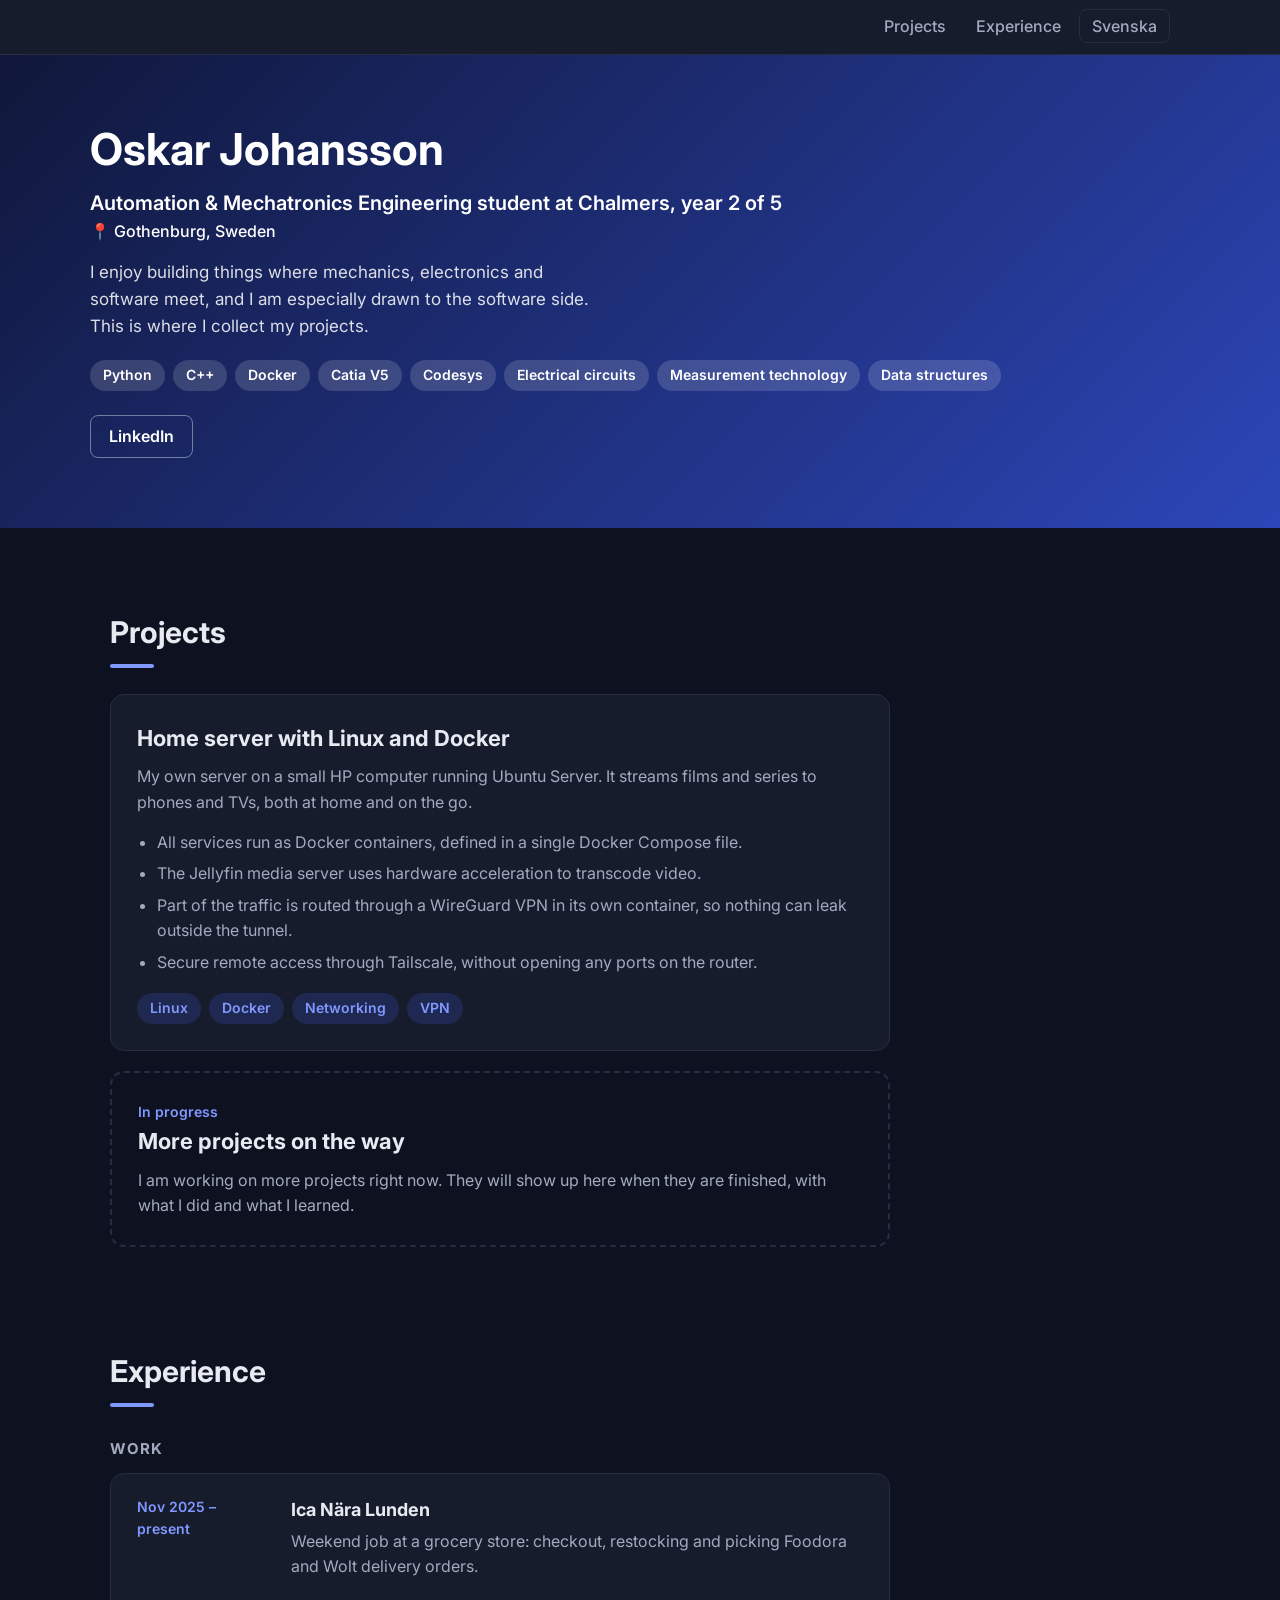
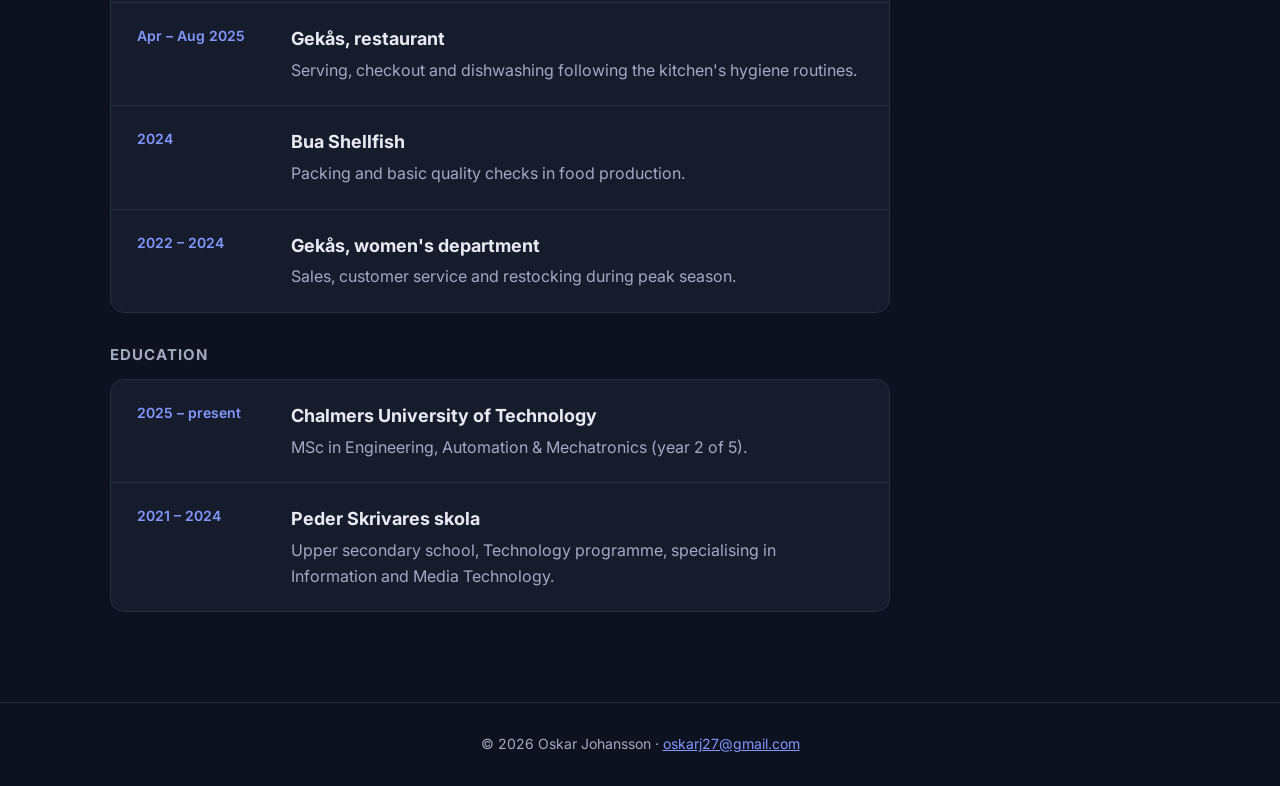
<file: index.html>
<!DOCTYPE html>
<html lang="en">
<head>
    <meta charset="UTF-8">
    <meta name="viewport" content="width=device-width, initial-scale=1.0">
    <title>Oskar Johansson</title>
    <link href="https://fonts.googleapis.com/css2?family=Inter:wght@400;500;600;800&display=swap" rel="stylesheet">
    <link rel="stylesheet" href="style.css">
</head>
<body>

    <!-- ===================== MENY ===================== -->
    <header class="meny">
        <nav>
            <ul>
                <li><a href="#projekt">Projects</a></li>
                <li><a href="#erfarenhet">Experience</a></li>
                <li><a href="index-sv.html" class="sprak">Svenska</a></li>
            </ul>
        </nav>
    </header>

    <!-- ===================== TOPPEN ===================== -->
    <section class="hero">
        <div class="hero-inner">
            <h1>Oskar Johansson</h1>

            <p class="roll">Automation &amp; Mechatronics Engineering student at Chalmers, year 2 of 5</p>
            <p class="plats">📍 Gothenburg, Sweden</p>
            <p class="beskrivning">
                I enjoy building things where mechanics, electronics and software meet,
                and I am especially drawn to the software side. This is where I collect my projects.
            </p>

            <ul class="taggar">
                <li>Python</li>
                <li>C++</li>
                <li>Docker</li>
                <li>Catia V5</li>
                <li>Codesys</li>
                <li>Electrical circuits</li>
                <li>Measurement technology</li>
                <li>Data structures</li>
            </ul>

            <!-- Kontaktknappar -->
            <div class="lankar">
                <a href="https://www.linkedin.com/in/oskar-johansson-ab323a388">LinkedIn</a>
            </div>
        </div>
    </section>

    <main>

        <!-- ===================== PROJEKT ===================== -->
        <section id="projekt">
            <h2>Projects</h2>

            <!-- Ett kort per projekt. Kopiera hela <article> för att lägga till ett nytt. -->
            <article class="projekt-kort">
                <h3>Home server with Linux and Docker</h3>
                <p>
                    My own server on a small HP computer running Ubuntu Server. It streams
                    films and series to phones and TVs, both at home and on the go.
                </p>
                <ul class="punkter">
                    <li>All services run as Docker containers, defined in a single Docker Compose file.</li>
                    <li>The Jellyfin media server uses hardware acceleration to transcode video.</li>
                    <li>Part of the traffic is routed through a WireGuard VPN in its own container, so nothing can leak outside the tunnel.</li>
                    <li>Secure remote access through Tailscale, without opening any ports on the router.</li>
                </ul>
                <ul class="taggar">
                    <li>Linux</li>
                    <li>Docker</li>
                    <li>Networking</li>
                    <li>VPN</li>
                </ul>
            </article>

            <!-- Kort för projekt som inte är klara än -->
            <article class="projekt-kort kommande">
                <span class="datum">In progress</span>
                <h3>More projects on the way</h3>
                <p>
                    I am working on more projects right now. They will show up here when they
                    are finished, with what I did and what I learned.
                </p>
            </article>
        </section>

        <!-- ===================== ERFARENHET ===================== -->
        <section id="erfarenhet">
            <h2>Experience</h2>

            <h3 class="underrubrik">Work</h3>
            <ul class="lista">
                <li>
                    <span class="datum">Nov 2025 – present</span>
                    <div>
                        <h3>Ica Nära Lunden</h3>
                        <p>Weekend job at a grocery store: checkout, restocking and picking Foodora and Wolt delivery orders.</p>
                    </div>
                </li>
                <li>
                    <span class="datum">Apr – Aug 2025</span>
                    <div>
                        <h3>Gekås, restaurant</h3>
                        <p>Serving, checkout and dishwashing following the kitchen's hygiene routines.</p>
                    </div>
                </li>
                <li>
                    <span class="datum">2024</span>
                    <div>
                        <h3>Bua Shellfish</h3>
                        <p>Packing and basic quality checks in food production.</p>
                    </div>
                </li>
                <li>
                    <span class="datum">2022 – 2024</span>
                    <div>
                        <h3>Gekås, women's department</h3>
                        <p>Sales, customer service and restocking during peak season.</p>
                    </div>
                </li>
            </ul>

            <h3 class="underrubrik">Education</h3>
            <ul class="lista">
                <li>
                    <span class="datum">2025 – present</span>
                    <div>
                        <h3>Chalmers University of Technology</h3>
                        <p>MSc in Engineering, Automation &amp; Mechatronics (year 2 of 5).</p>
                    </div>
                </li>
                <li>
                    <span class="datum">2021 – 2024</span>
                    <div>
                        <h3>Peder Skrivares skola</h3>
                        <p>Upper secondary school, Technology programme, specialising in Information and Media Technology.</p>
                    </div>
                </li>
            </ul>
        </section>

    </main>

    <!-- ===================== SIDFOT ===================== -->
    <footer>
        <p>© 2026 Oskar Johansson · <a href="mailto:oskarj27@gmail.com">oskarj27@gmail.com</a></p>
    </footer>

</body>
</html>
</file>
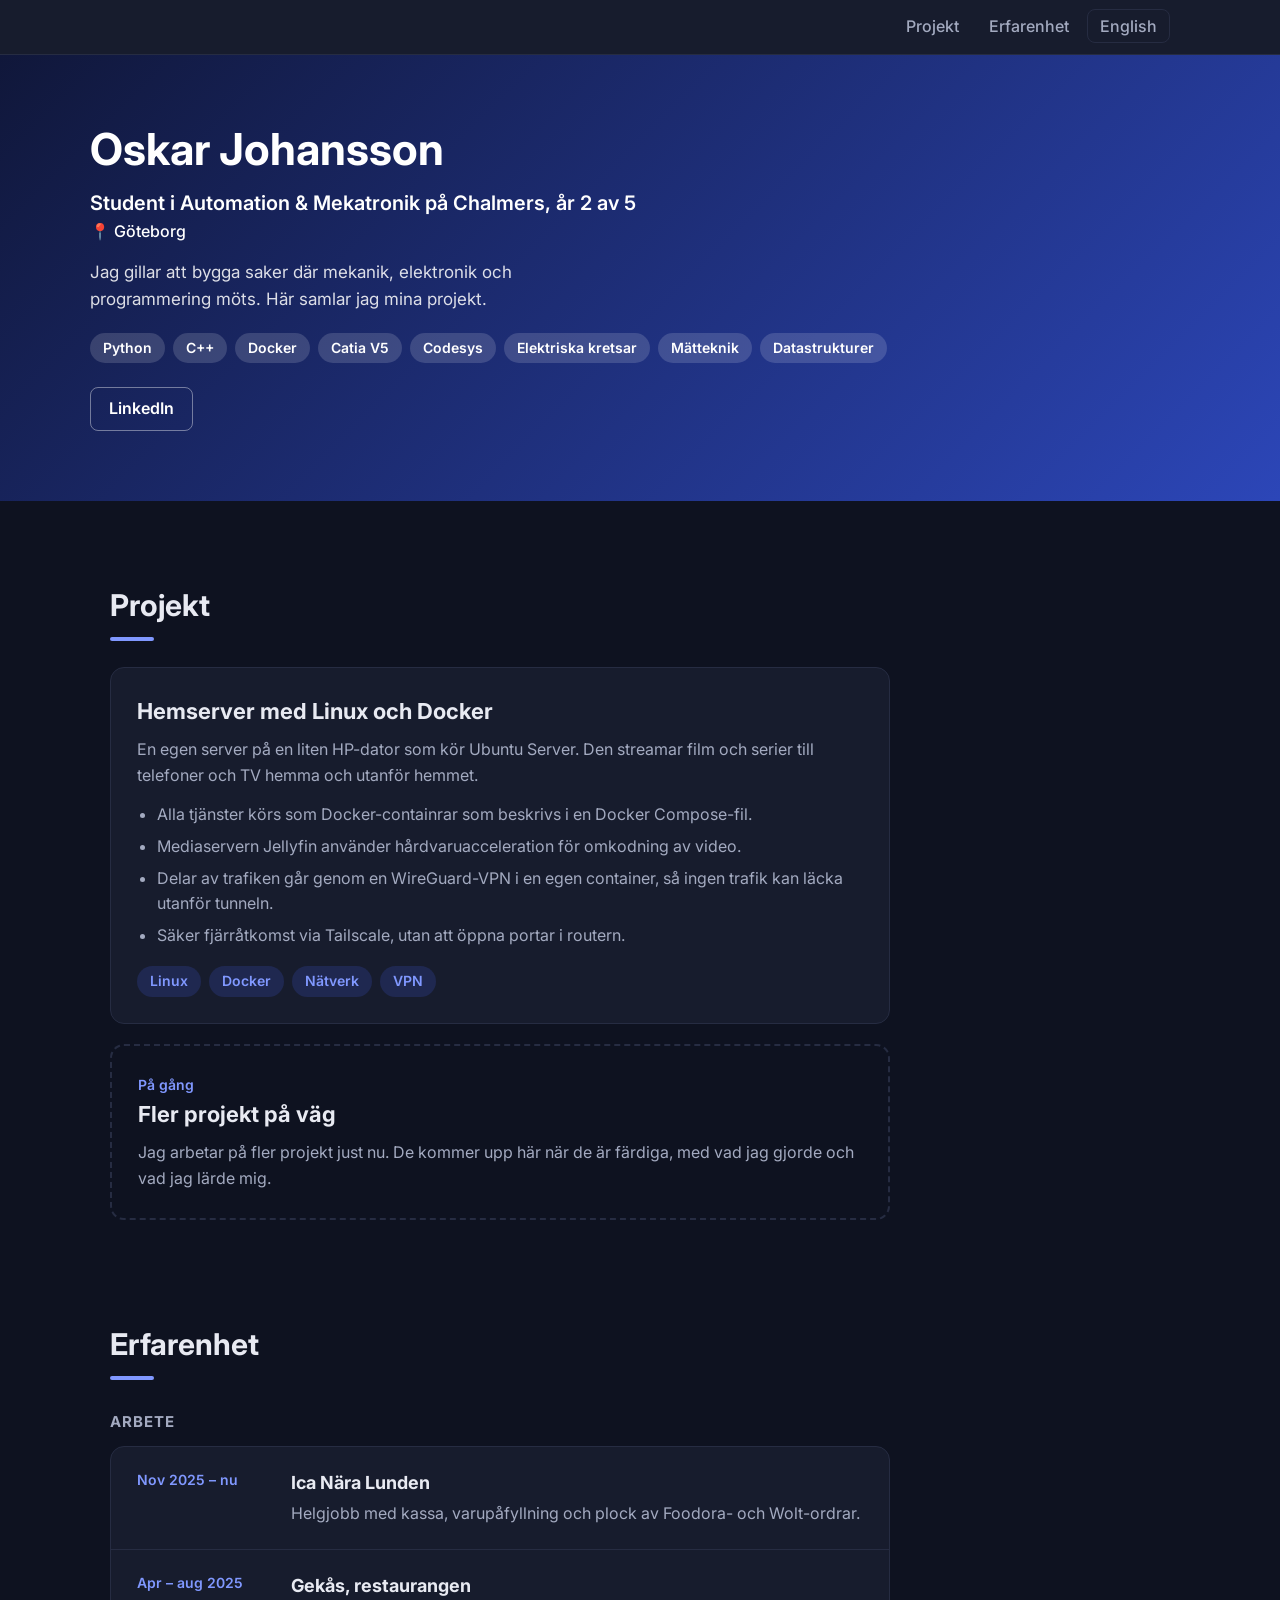
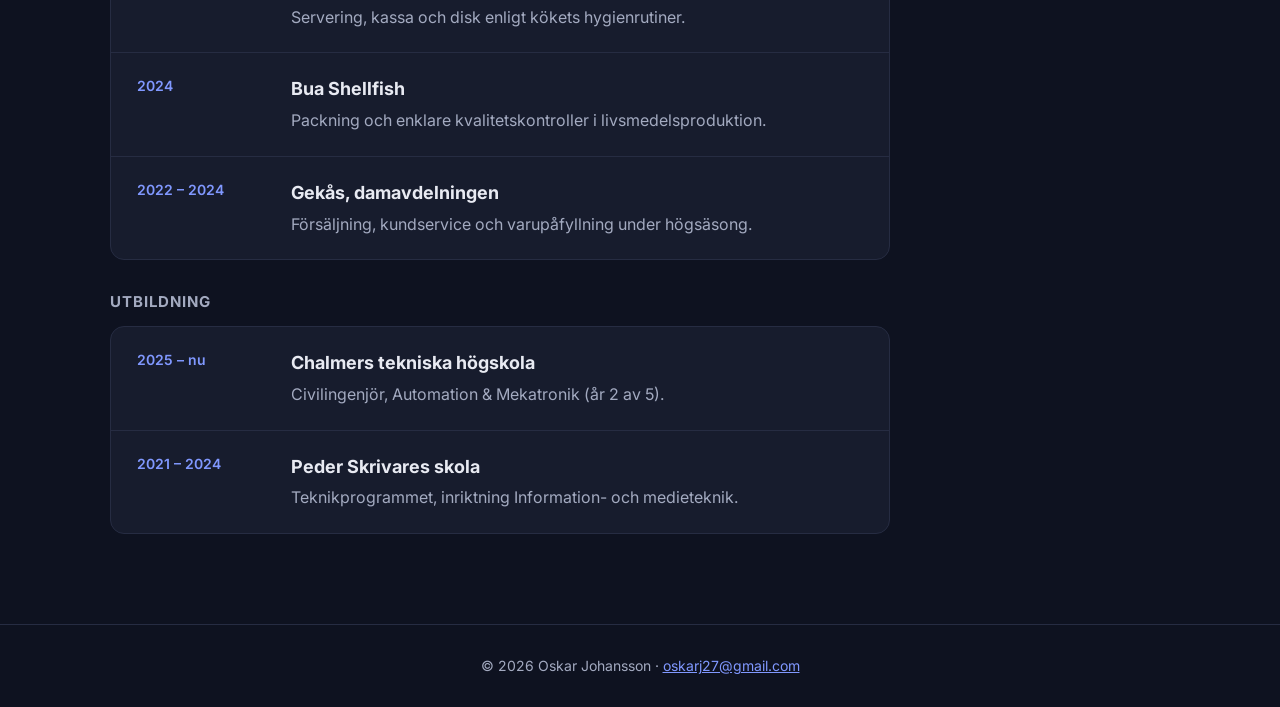
<file: index-sv.html>
<!DOCTYPE html>
<html lang="sv">
<head>
    <meta charset="UTF-8">
    <meta name="viewport" content="width=device-width, initial-scale=1.0">
    <title>Oskar Johansson</title>
    <link href="https://fonts.googleapis.com/css2?family=Inter:wght@400;500;600;800&display=swap" rel="stylesheet">
    <link rel="stylesheet" href="style.css">
</head>
<body>

    <!-- ===================== MENY ===================== -->
    <header class="meny">
        <nav>
            <ul>
                <li><a href="#projekt">Projekt</a></li>
                <li><a href="#erfarenhet">Erfarenhet</a></li>
                <li><a href="index.html" class="sprak">English</a></li>
            </ul>
        </nav>
    </header>

    <!-- ===================== TOPPEN ===================== -->
    <section class="hero">
        <div class="hero-inner">
            <h1>Oskar Johansson</h1>

            <p class="roll">Student i Automation &amp; Mekatronik på Chalmers, år 2 av 5</p>
            <p class="plats">📍 Göteborg</p>
            <p class="beskrivning">
                Jag gillar att bygga saker där mekanik, elektronik och programmering möts.
                Här samlar jag mina projekt.
            </p>

            <ul class="taggar">
                <li>Python</li>
                <li>C++</li>
                <li>Docker</li>
                <li>Catia V5</li>
                <li>Codesys</li>
                <li>Elektriska kretsar</li>
                <li>Mätteknik</li>
                <li>Datastrukturer</li>
            </ul>

            <!-- Kontaktknappar -->
            <div class="lankar">
                <a href="https://www.linkedin.com/in/oskar-johansson-ab323a388">LinkedIn</a>
            </div>
        </div>
    </section>

    <main>

        <!-- ===================== PROJEKT ===================== -->
        <section id="projekt">
            <h2>Projekt</h2>

            <!-- Ett kort per projekt. Kopiera hela <article> för att lägga till ett nytt. -->
            <article class="projekt-kort">
                <h3>Hemserver med Linux och Docker</h3>
                <p>
                    En egen server på en liten HP-dator som kör Ubuntu Server. Den streamar
                    film och serier till telefoner och TV hemma och utanför hemmet.
                </p>
                <ul class="punkter">
                    <li>Alla tjänster körs som Docker-containrar som beskrivs i en Docker Compose-fil.</li>
                    <li>Mediaservern Jellyfin använder hårdvaruacceleration för omkodning av video.</li>
                    <li>Delar av trafiken går genom en WireGuard-VPN i en egen container, så ingen trafik kan läcka utanför tunneln.</li>
                    <li>Säker fjärråtkomst via Tailscale, utan att öppna portar i routern.</li>
                </ul>
                <ul class="taggar">
                    <li>Linux</li>
                    <li>Docker</li>
                    <li>Nätverk</li>
                    <li>VPN</li>
                </ul>
            </article>

            <!-- Kort för projekt som inte är klara än -->
            <article class="projekt-kort kommande">
                <span class="datum">På gång</span>
                <h3>Fler projekt på väg</h3>
                <p>
                    Jag arbetar på fler projekt just nu. De kommer upp här när de är
                    färdiga, med vad jag gjorde och vad jag lärde mig.
                </p>
            </article>
        </section>

        <!-- ===================== ERFARENHET ===================== -->
        <section id="erfarenhet">
            <h2>Erfarenhet</h2>

            <h3 class="underrubrik">Arbete</h3>
            <ul class="lista">
                <li>
                    <span class="datum">Nov 2025 – nu</span>
                    <div>
                        <h3>Ica Nära Lunden</h3>
                        <p>Helgjobb med kassa, varupåfyllning och plock av Foodora- och Wolt-ordrar.</p>
                    </div>
                </li>
                <li>
                    <span class="datum">Apr – aug 2025</span>
                    <div>
                        <h3>Gekås, restaurangen</h3>
                        <p>Servering, kassa och disk enligt kökets hygienrutiner.</p>
                    </div>
                </li>
                <li>
                    <span class="datum">2024</span>
                    <div>
                        <h3>Bua Shellfish</h3>
                        <p>Packning och enklare kvalitetskontroller i livsmedelsproduktion.</p>
                    </div>
                </li>
                <li>
                    <span class="datum">2022 – 2024</span>
                    <div>
                        <h3>Gekås, damavdelningen</h3>
                        <p>Försäljning, kundservice och varupåfyllning under högsäsong.</p>
                    </div>
                </li>
            </ul>

            <h3 class="underrubrik">Utbildning</h3>
            <ul class="lista">
                <li>
                    <span class="datum">2025 – nu</span>
                    <div>
                        <h3>Chalmers tekniska högskola</h3>
                        <p>Civilingenjör, Automation &amp; Mekatronik (år 2 av 5).</p>
                    </div>
                </li>
                <li>
                    <span class="datum">2021 – 2024</span>
                    <div>
                        <h3>Peder Skrivares skola</h3>
                        <p>Teknikprogrammet, inriktning Information- och medieteknik.</p>
                    </div>
                </li>
            </ul>
        </section>

    </main>

    <!-- ===================== SIDFOT ===================== -->
    <footer>
        <p>© 2026 Oskar Johansson · <a href="mailto:oskarj27@gmail.com">oskarj27@gmail.com</a></p>
    </footer>

</body>
</html>
</file>
<file: style.css>
/* Färgerna samlade på ett ställe. Ändra här så ändras hela sidan. */
:root {
    --bg: #0e1220;
    --yta: #171c2d;
    --text: #e8eaf2;
    --svag: #a3aac0;
    --accent: #8098ff;
    --accent-ljus: #1f2850;
    --kant: #262c42;
    /* Den blå toppen */
    --hero-fran: #10173a;
    --hero-till: #2c46b8;
    --hero-text: #ffffff;
    --hero-tagg: rgba(255, 255, 255, 0.15);
}

* {
    margin: 0;
    padding: 0;
    box-sizing: border-box;
}

html {
    scroll-behavior: smooth;
    scroll-padding-top: 70px;
}

body {
    font-family: "Inter", Arial, sans-serif;
    line-height: 1.6;
    color: var(--text);
    background-color: var(--bg);
}

a {
    color: var(--accent);
}

/* ===================== MENY ===================== */
.meny {
    position: sticky;
    top: 0;
    z-index: 10;
    background-color: var(--yta);
    border-bottom: 1px solid var(--kant);
}

nav {
    max-width: 1100px;
    margin: 0 auto;
    padding: 14px 20px;
    display: flex;
    justify-content: flex-end; /* menyn ligger till höger */
    align-items: center;
}

nav ul {
    list-style: none;
    display: flex;
    align-items: center;
    gap: 6px;
}

nav ul a {
    padding: 6px 12px;
    border-radius: 8px;
    color: var(--svag);
    text-decoration: none;
    font-weight: 500;
}

nav ul a:hover {
    color: var(--accent);
    background-color: var(--accent-ljus);
}

/* ===================== TOPPEN ===================== */
.hero {
    background: linear-gradient(135deg, var(--hero-fran), var(--hero-till));
    color: var(--hero-text);
    padding: 70px 20px;
}

.hero-inner {
    max-width: 1100px;
    margin: 0 auto;
}

.hero h1 {
    font-size: 44px;
    line-height: 1.1;
    margin-bottom: 14px;
}

.hero .roll {
    font-size: 20px;
    font-weight: 600;
}

.hero .plats {
    font-weight: 500;
    margin-bottom: 14px;
}

.hero .beskrivning {
    font-size: 17px;
    opacity: 0.85;
    max-width: 520px;
}

.hero .taggar {
    margin-top: 20px;
}

.hero .taggar li {
    background-color: var(--hero-tagg);
    color: var(--hero-text);
}

/* Knapparna för mejl och LinkedIn */
.lankar {
    display: flex;
    gap: 10px;
    margin-top: 24px;
}

.lankar a {
    padding: 8px 18px;
    border-radius: 8px;
    border: 1px solid rgba(255, 255, 255, 0.4);
    color: var(--hero-text);
    text-decoration: none;
    font-weight: 600;
}

.lankar a:hover {
    background-color: var(--hero-tagg);
}

/* Språkknappen i menyn får en kant så den syns */
nav ul a.sprak {
    border: 1px solid var(--kant);
}

/* ===================== SEKTIONER ===================== */
main {
    max-width: 1100px;
    margin: 0 auto;
    padding: 0 20px;
}

section {
    padding-top: 80px;
}

h2 {
    font-size: 30px;
    margin-bottom: 26px;
}

/* Blå linje under rubrikerna */
h2::after {
    content: "";
    display: block;
    width: 44px;
    height: 4px;
    background-color: var(--accent);
    border-radius: 2px;
    margin-top: 8px;
}

h3 {
    font-size: 18px;
    margin-bottom: 4px;
}

.taggar {
    list-style: none;
    display: flex;
    flex-wrap: wrap;
    gap: 8px;
}

.taggar li {
    background-color: var(--accent-ljus);
    color: var(--accent);
    padding: 4px 13px;
    border-radius: 20px;
    font-size: 14px;
    font-weight: 600;
}

/* ===================== PROJEKT ===================== */
.projekt-kort {
    background-color: var(--yta);
    border: 1px solid var(--kant);
    border-radius: 14px;
    padding: 26px;
    max-width: 780px;
    margin-bottom: 20px;
}

.projekt-kort h3 {
    font-size: 22px;
    margin-bottom: 8px;
}

.projekt-kort p {
    color: var(--svag);
}

/* Punktlistan med vad jag gjorde */
.punkter {
    color: var(--svag);
    margin: 14px 0 18px 20px;
}

.punkter li {
    margin-bottom: 6px;
}

/* Kortet för projekt som inte är klara: streckad kant */
.kommande {
    background-color: transparent;
    border: 2px dashed var(--kant);
}

/* ===================== ERFARENHET ===================== */
.underrubrik {
    color: var(--svag);
    font-size: 15px;
    text-transform: uppercase;
    letter-spacing: 1px;
    margin: 30px 0 12px;
}

.lista {
    list-style: none;
    background-color: var(--yta);
    border: 1px solid var(--kant);
    border-radius: 14px;
    max-width: 780px;
}

.lista li {
    display: flex;
    gap: 24px;
    padding: 22px 26px;
    border-bottom: 1px solid var(--kant);
}

.lista li:last-child {
    border-bottom: none;
}

.lista p {
    color: var(--svag);
}

.datum {
    width: 130px;
    flex-shrink: 0;
    color: var(--accent);
    font-weight: 600;
    font-size: 14px;
}

/* ===================== SIDFOT ===================== */
footer {
    margin-top: 90px;
    padding: 30px 20px;
    border-top: 1px solid var(--kant);
    text-align: center;
    color: var(--svag);
    font-size: 14px;
}

/* ===================== MOBIL ===================== */
@media (max-width: 600px) {
    .hero h1 {
        font-size: 32px;
    }

    .lista li {
        flex-direction: column;
        gap: 2px;
    }
}
</file>
